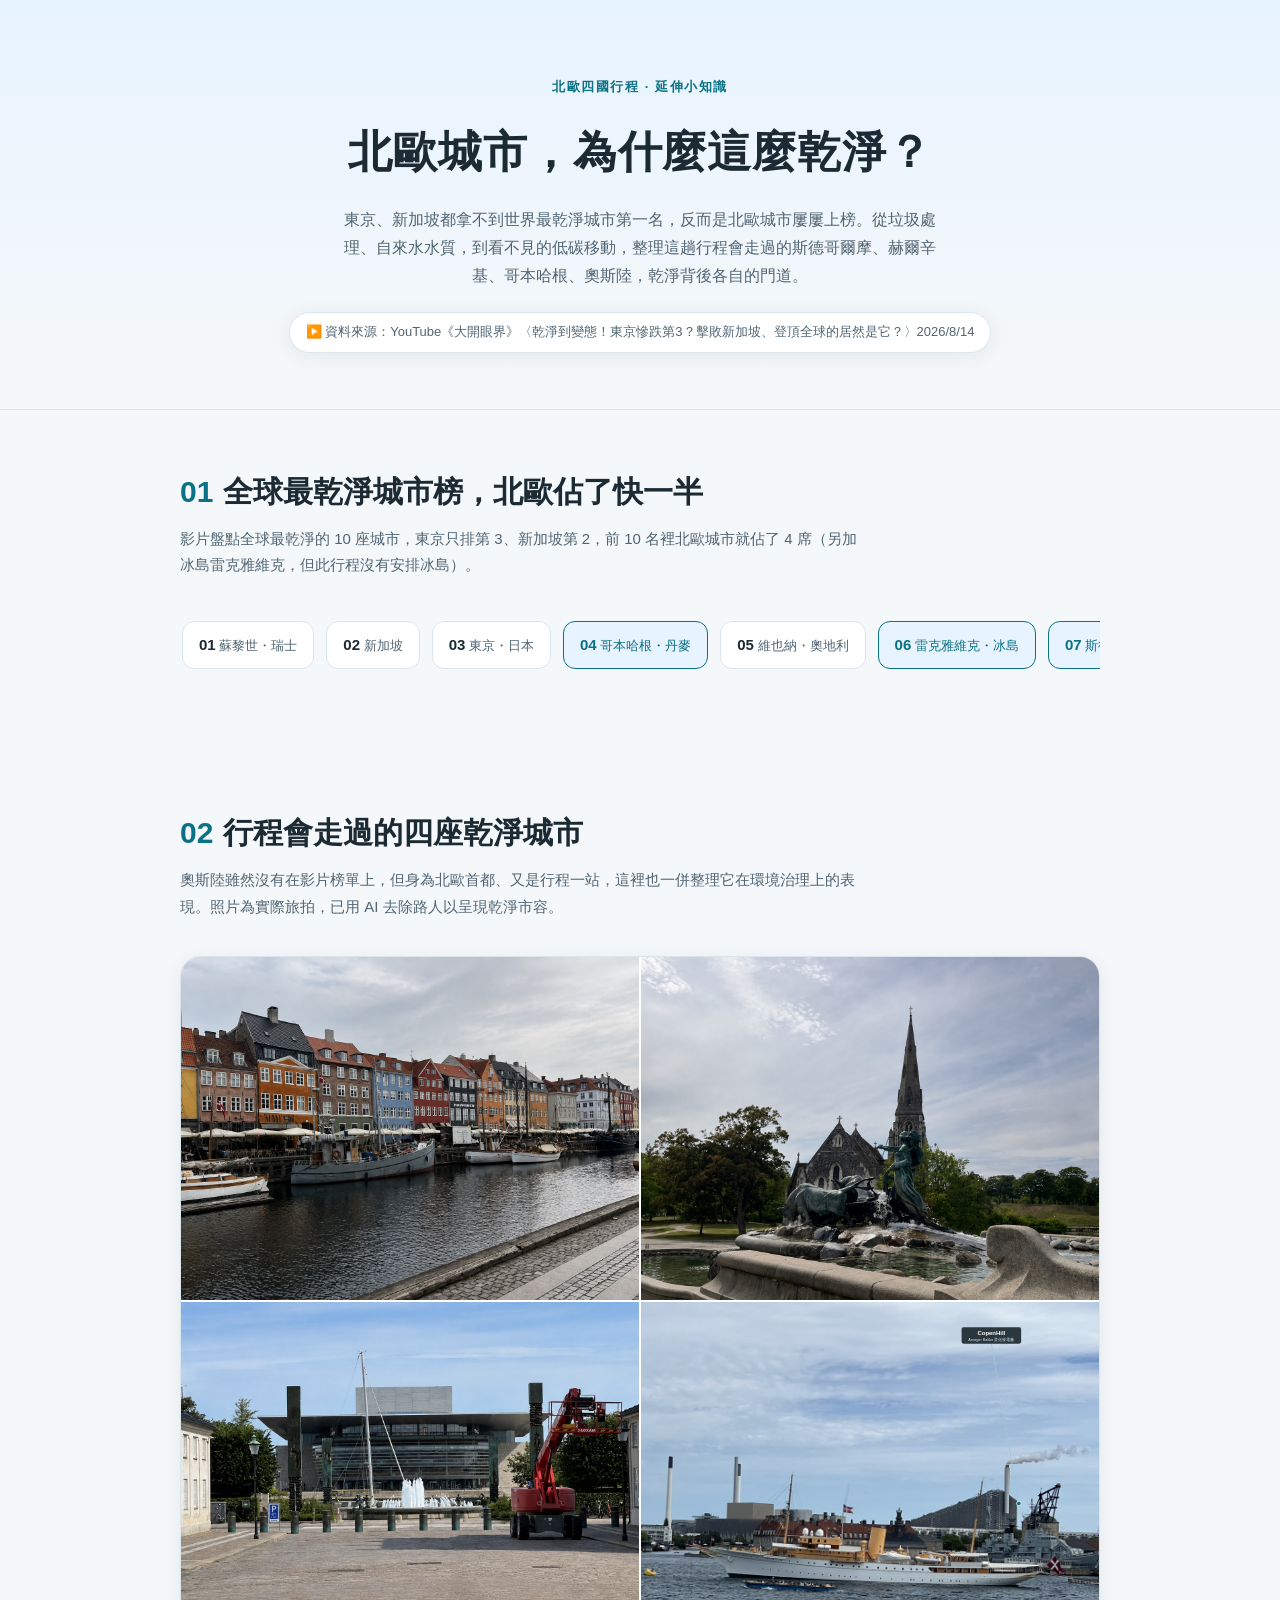
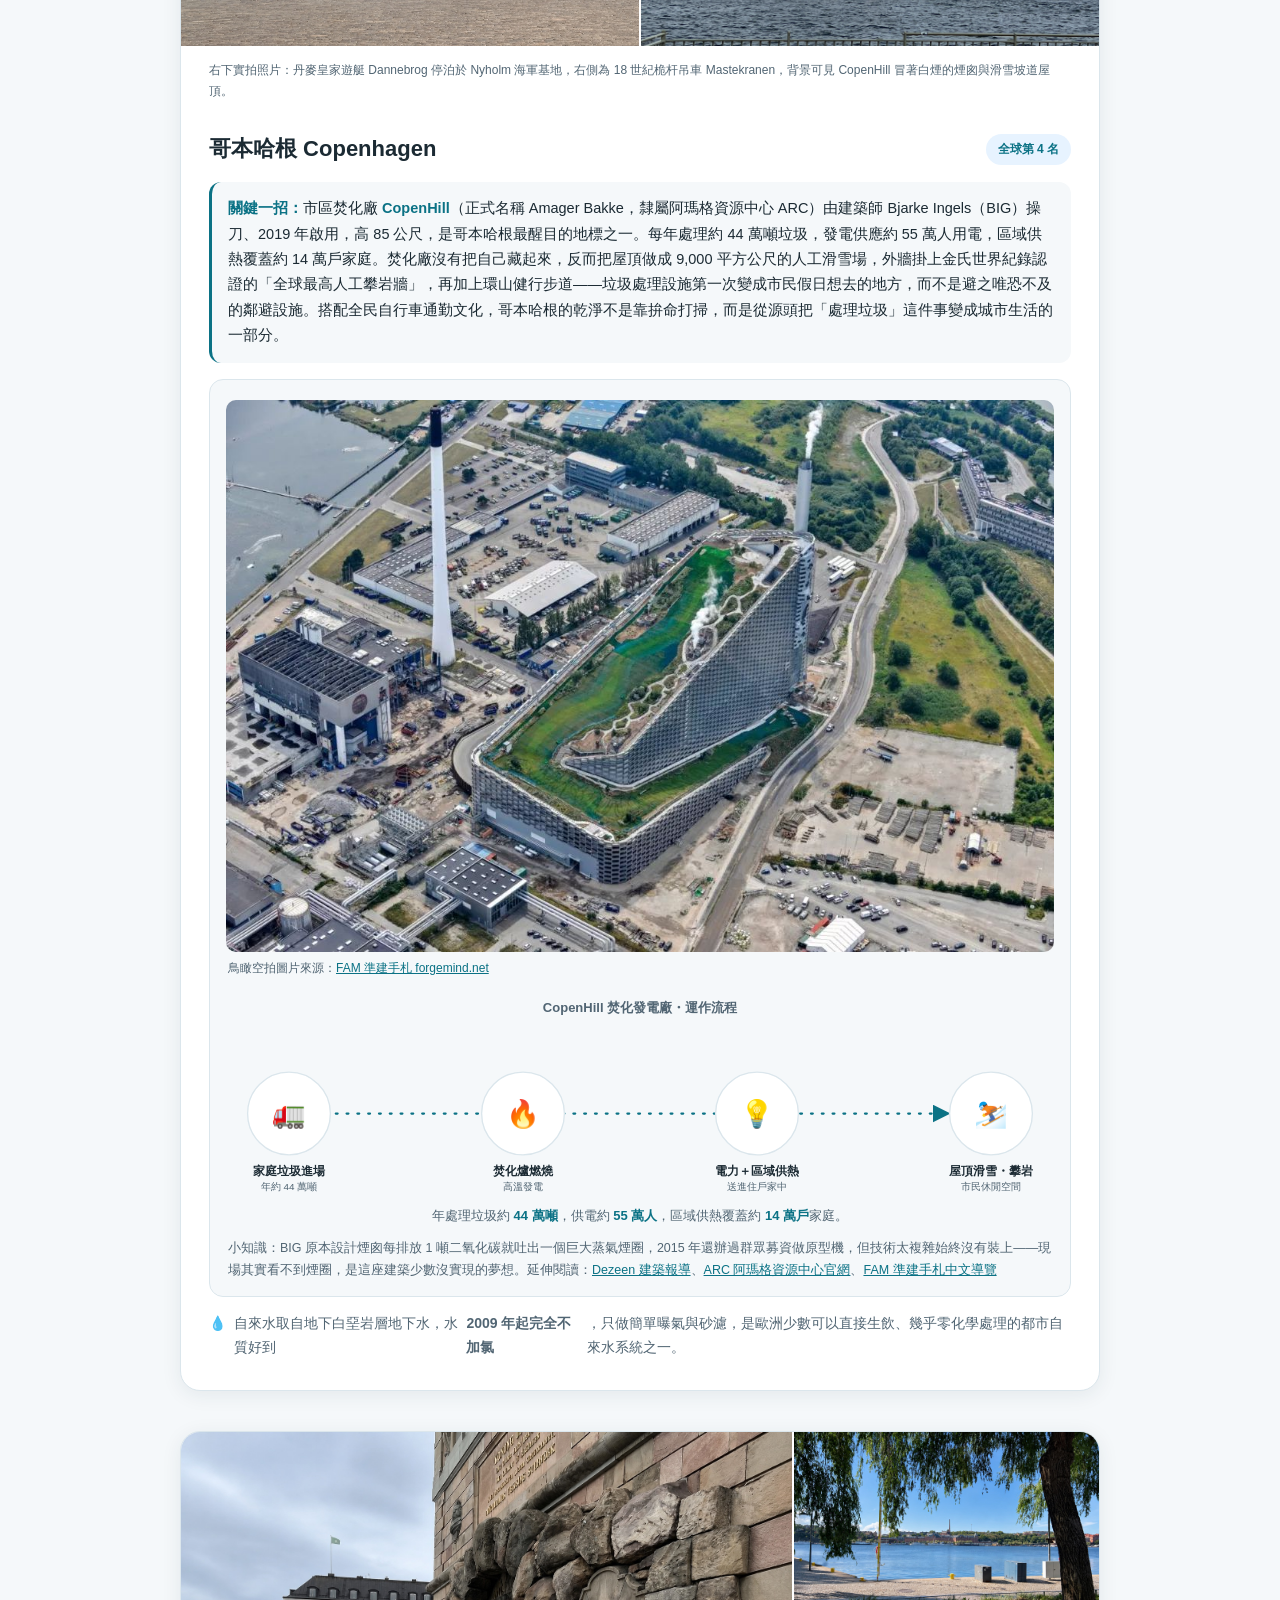
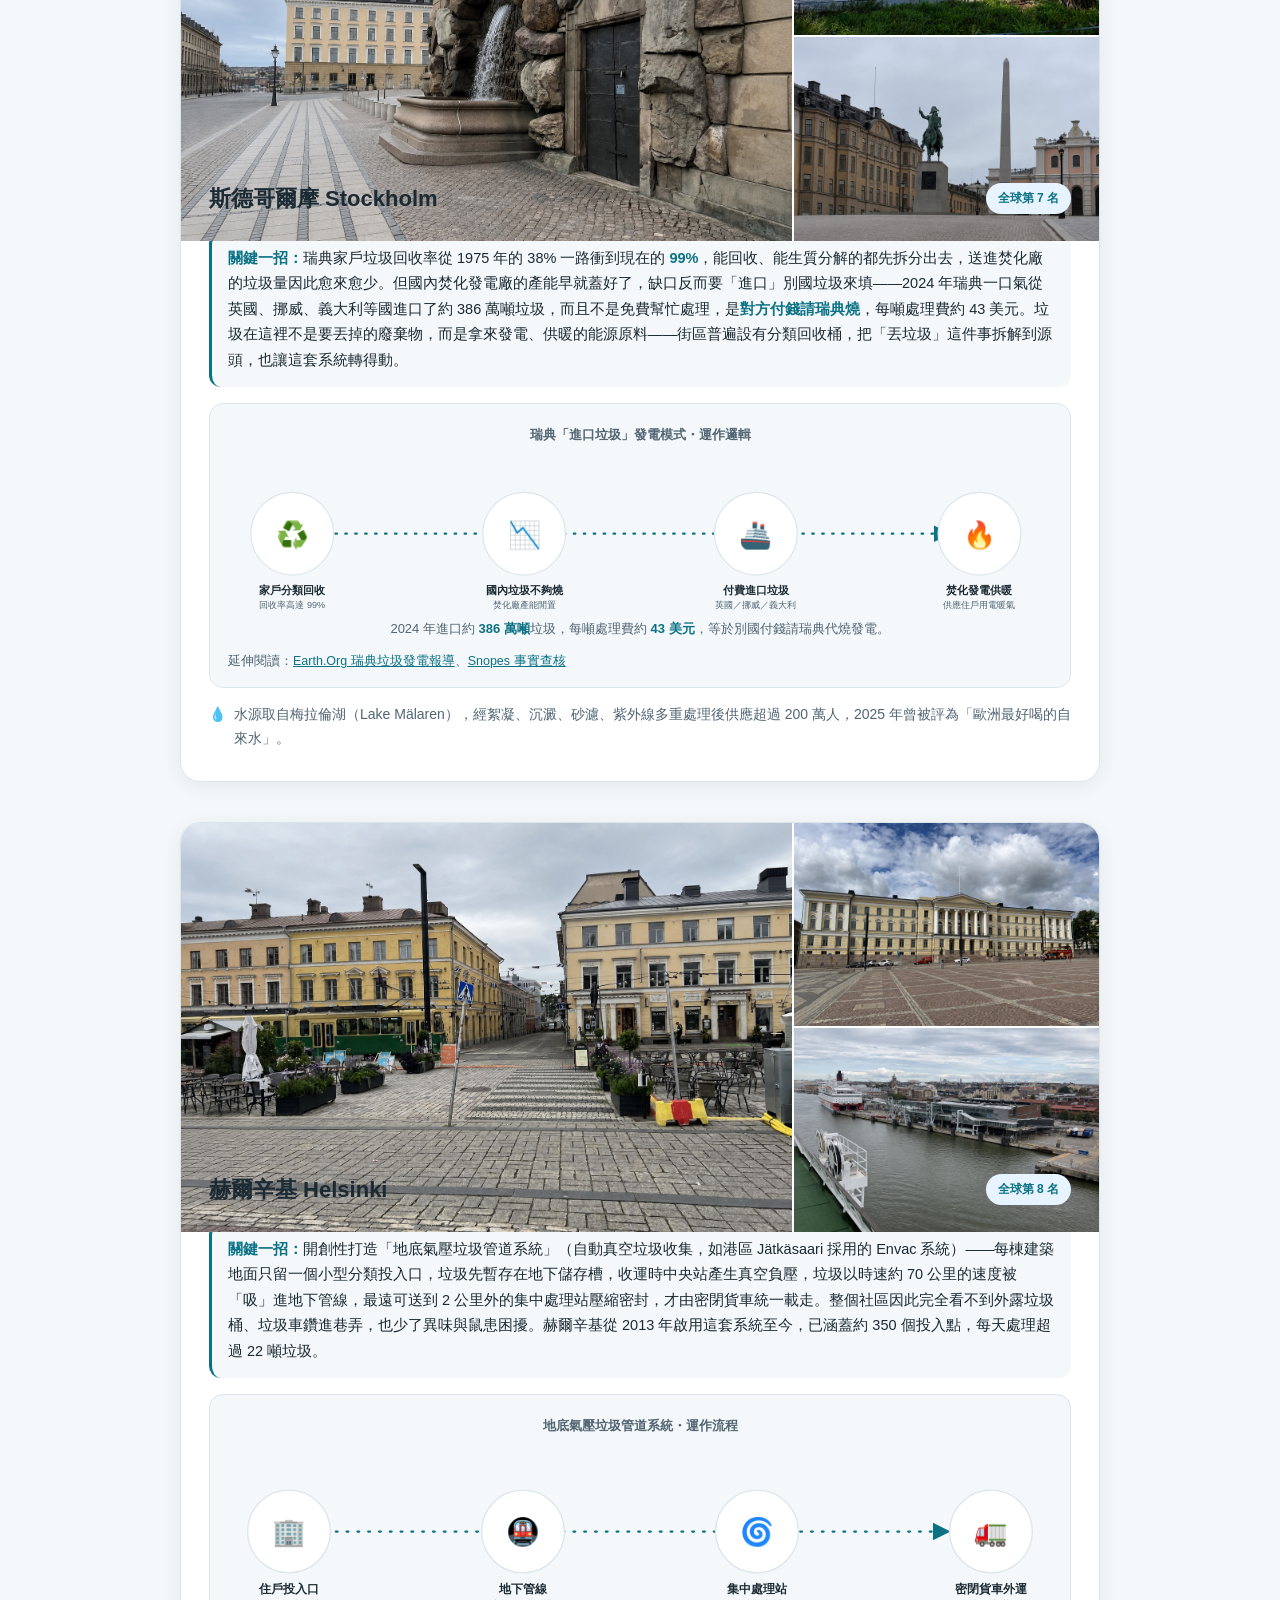
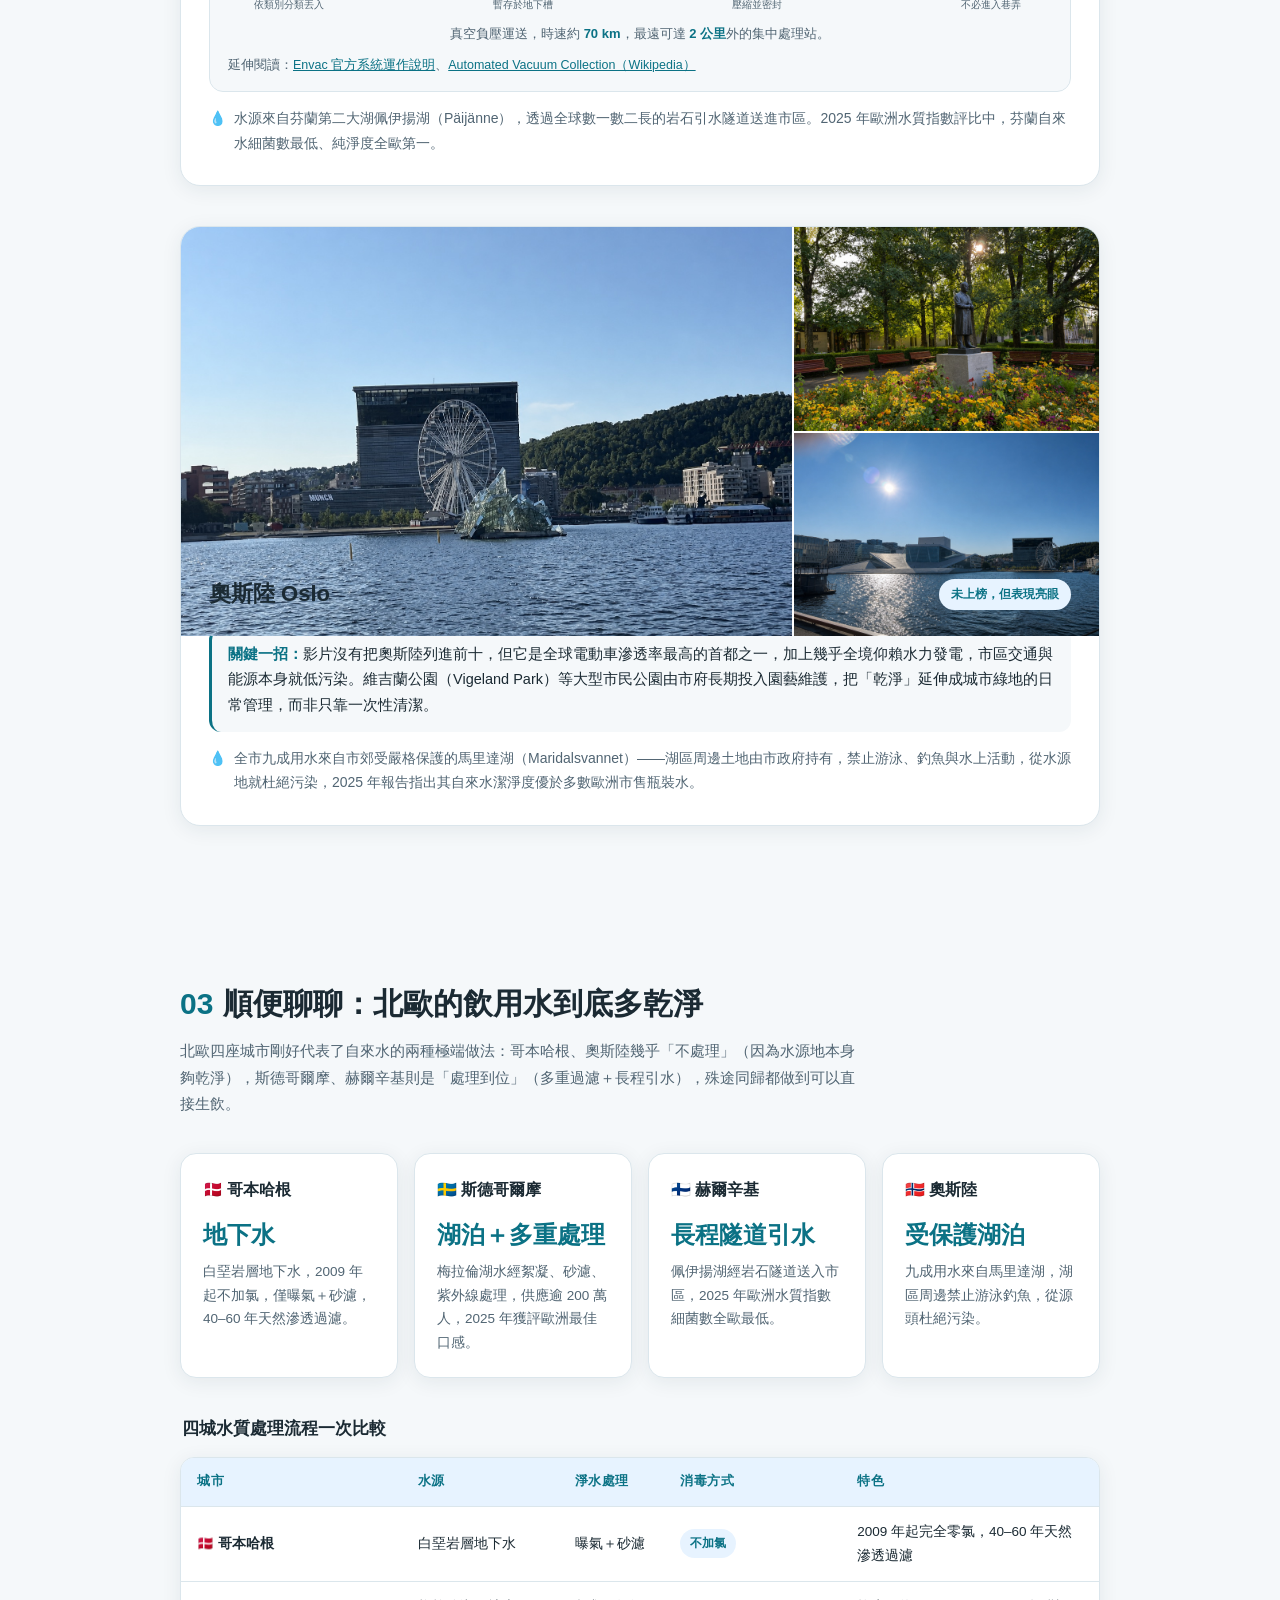
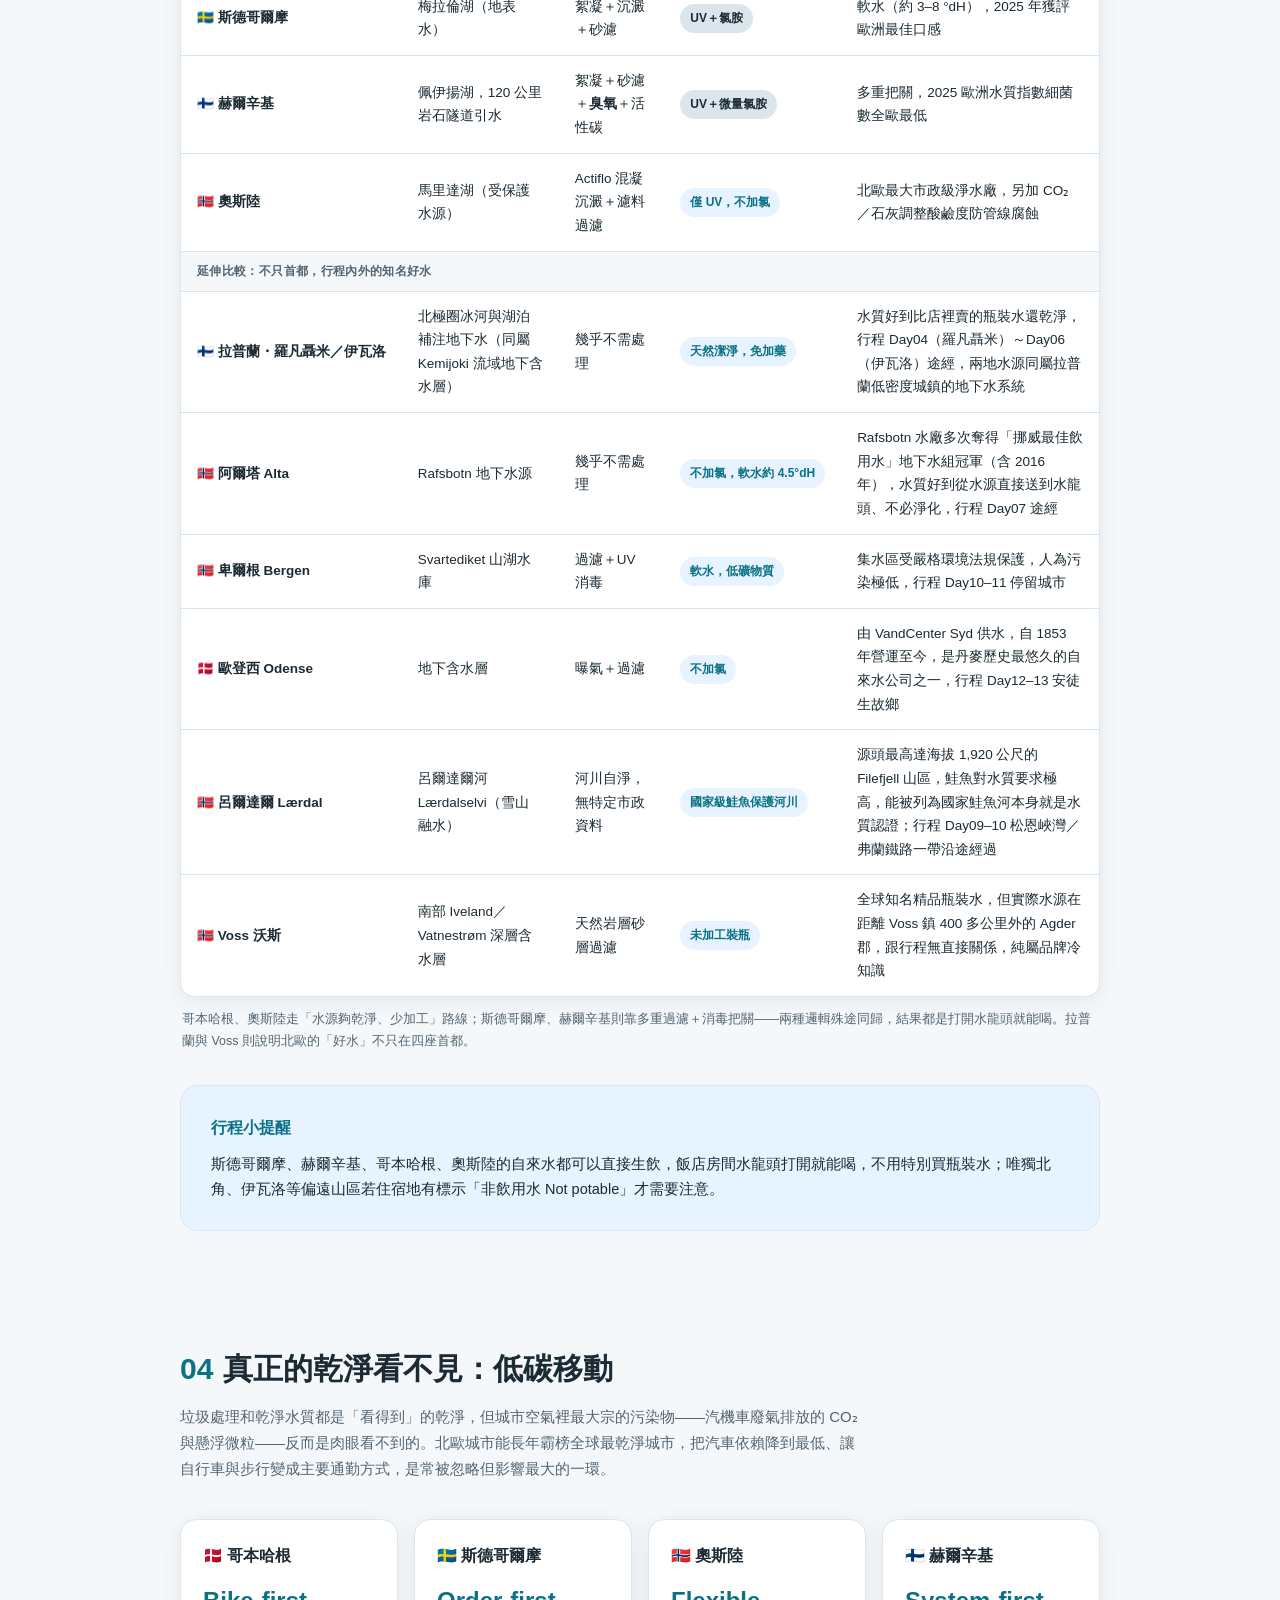
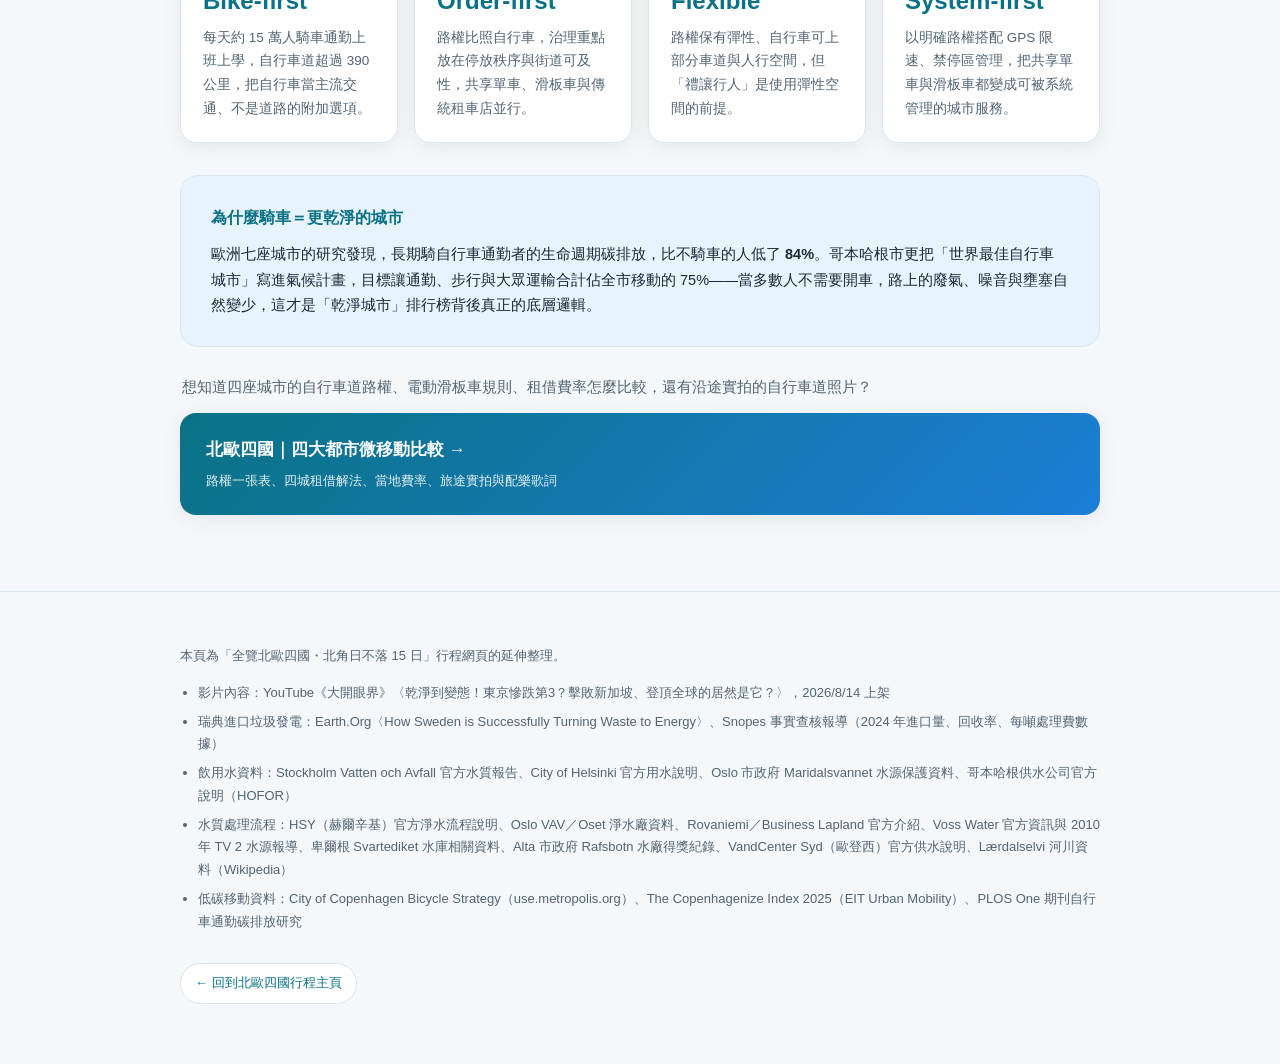
<file: index.html>
<!DOCTYPE html>
<html lang="zh-Hant">
<head>
<meta charset="UTF-8">
<meta name="viewport" content="width=device-width, initial-scale=1.0">
<title>北歐城市為什麼這麼乾淨？</title>
<meta name="description" content="從全球最乾淨城市排行看北歐：斯德哥爾摩、赫爾辛基、哥本哈根、奧斯陸如何維持乾淨市容，以及北歐飲用水水質為何名列世界前茅。">
<style>
  :root{
    --bg:#f5f8fa;
    --bg-card:#ffffff;
    --text:#1b2a33;
    --text-soft:#516573;
    --accent:#1c7ed6;
    --accent-soft:#e7f3ff;
    --line:#dbe6ec;
    --water:#0b7285;
    --shadow:0 4px 20px rgba(20,50,70,0.08);
  }
  @media (prefers-color-scheme: dark){
    :root{
      --bg:#0d1b22;
      --bg-card:#12242d;
      --text:#e8f1f5;
      --text-soft:#9db3bd;
      --accent:#4dabf7;
      --accent-soft:#123544;
      --line:#20404c;
      --water:#3bc9db;
      --shadow:0 4px 24px rgba(0,0,0,0.35);
    }
  }
  :root[data-theme="dark"]{
    --bg:#0d1b22; --bg-card:#12242d; --text:#e8f1f5; --text-soft:#9db3bd;
    --accent:#4dabf7; --accent-soft:#123544; --line:#20404c; --water:#3bc9db;
    --shadow:0 4px 24px rgba(0,0,0,0.35);
  }
  :root[data-theme="light"]{
    --bg:#f5f8fa; --bg-card:#ffffff; --text:#1b2a33; --text-soft:#516573;
    --accent:#1c7ed6; --accent-soft:#e7f3ff; --line:#dbe6ec; --water:#0b7285;
    --shadow:0 4px 20px rgba(20,50,70,0.08);
  }
  *{box-sizing:border-box;}
  body{
    margin:0; background:var(--bg); color:var(--text);
    font-family:"Noto Sans TC","PingFang TC","Microsoft JhengHei",-apple-system,BlinkMacSystemFont,sans-serif;
    line-height:1.75; -webkit-font-smoothing:antialiased;
  }
  .wrap{max-width:960px; margin:0 auto; padding:0 20px;}
  header.hero{
    padding:72px 20px 56px; text-align:center;
    background:linear-gradient(180deg,var(--accent-soft),var(--bg) 90%);
    border-bottom:1px solid var(--line);
  }
  header.hero .eyebrow{
    display:inline-block; font-size:13px; letter-spacing:.12em; color:var(--water);
    text-transform:uppercase; font-weight:700; margin-bottom:14px;
  }
  header.hero h1{
    font-size:clamp(28px,5vw,44px); margin:0 0 16px; letter-spacing:.02em;
  }
  header.hero p.sub{
    max-width:620px; margin:0 auto; color:var(--text-soft); font-size:16px;
  }
  .source-chip{
    display:inline-flex; align-items:center; gap:6px; margin-top:22px; padding:8px 16px;
    background:var(--bg-card); border:1px solid var(--line); border-radius:999px;
    font-size:13px; color:var(--text-soft); box-shadow:var(--shadow);
  }
  section{padding:56px 0;}
  h2.section-title{
    font-size:clamp(22px,3.4vw,30px); margin:0 0 8px; display:flex; align-items:baseline; gap:10px;
  }
  h2.section-title .num{color:var(--water); font-weight:800;}
  p.section-lead{color:var(--text-soft); max-width:680px; margin:0 0 36px; font-size:15px;}

  .ranking-strip{
    display:flex; gap:12px; overflow-x:auto; padding:6px 2px 18px; margin-bottom:8px;
  }
  .rank-pill{
    flex:0 0 auto; padding:10px 16px; border-radius:12px; background:var(--bg-card);
    border:1px solid var(--line); font-size:13px; color:var(--text-soft); white-space:nowrap;
  }
  .rank-pill b{color:var(--text); font-size:15px;}
  .rank-pill.nordic{border-color:var(--water); background:var(--accent-soft); color:var(--water);}
  .rank-pill.nordic b{color:var(--water);}

  .city-card{
    background:var(--bg-card); border:1px solid var(--line); border-radius:20px;
    overflow:hidden; box-shadow:var(--shadow); margin-bottom:40px;
  }
  .city-card .photos{
    display:grid; grid-template-columns:2fr 1fr; grid-template-rows:1fr 1fr; gap:2px;
    height:320px;
  }
  .city-card .photos img{width:100%; height:100%; object-fit:cover; display:block;}
  .city-card .photos img:first-child{grid-row:1/3;}
  .city-card .photos.photos-4{height:auto; grid-template-columns:1fr 1fr; grid-template-rows:auto auto;}
  .city-card .photos.photos-4 img,
  .city-card .photos.photos-4 .photo-cell-annotate{aspect-ratio:4/3; grid-row:auto; height:auto;}
  .photo-cell-annotate{position:relative; display:block; overflow:hidden;}
  .photo-cell-annotate img{width:100%; height:100%; object-fit:cover; display:block;}
  .photo-cell-annotate .annotate-overlay{position:absolute; inset:0; width:100%; height:100%; display:block;}
  .gallery-credit{padding:14px 28px 0; margin:0; font-size:12px; color:var(--text-soft);}
  .city-card .body{padding:28px 28px 30px;}
  .city-card .title-row{
    display:flex; align-items:center; justify-content:space-between; flex-wrap:wrap; gap:10px;
    margin-bottom:6px;
  }
  .city-card h3{margin:0; font-size:22px;}
  .badge{
    font-size:12px; font-weight:700; padding:5px 12px; border-radius:999px;
    background:var(--accent-soft); color:var(--water); white-space:nowrap;
  }
  .city-card .why{
    margin:14px 0 0; padding:14px 16px; border-radius:12px; background:var(--bg);
    border-left:3px solid var(--water); font-size:14.5px; color:var(--text);
  }
  .city-card .why b{color:var(--water);}
  .city-card .water-fact{
    margin-top:14px; font-size:14px; color:var(--text-soft); display:flex; gap:8px;
  }
  .city-card .water-fact .icon{flex:0 0 auto;}

  .water-grid{
    display:grid; grid-template-columns:repeat(auto-fit,minmax(210px,1fr)); gap:16px;
  }
  .water-card{
    background:var(--bg-card); border:1px solid var(--line); border-radius:16px; padding:22px;
    box-shadow:var(--shadow);
  }
  .water-card h4{margin:0 0 10px; font-size:16px; display:flex; align-items:center; gap:8px;}
  .water-card p{margin:0; font-size:13.5px; color:var(--text-soft);}
  .water-card .stat{
    font-size:24px; font-weight:800; color:var(--water); margin:10px 0 4px;
  }

  .table-title{margin:36px 2px 14px; font-size:17px; font-weight:800; color:var(--text);}
  .table-wrap{
    overflow-x:auto; border-radius:14px; border:1px solid var(--line); background:var(--bg-card);
    box-shadow:var(--shadow);
  }
  .water-table{width:100%; border-collapse:collapse; font-size:13.5px; white-space:nowrap;}
  .water-table th, .water-table td{
    padding:13px 16px; text-align:left; border-bottom:1px solid var(--line); white-space:normal;
  }
  .water-table thead th{
    background:var(--accent-soft); color:var(--water); font-size:12.5px;
    text-transform:uppercase; letter-spacing:.04em; white-space:nowrap;
  }
  .water-table tbody th{color:var(--text); font-weight:700; white-space:nowrap;}
  .water-table tbody tr:last-child th, .water-table tbody tr:last-child td{border-bottom:none;}
  .water-table .table-divider td{
    background:var(--bg); color:var(--text-soft); font-size:12px; font-weight:700;
    padding:9px 16px; letter-spacing:.03em;
  }
  .chip{
    display:inline-block; padding:4px 10px; border-radius:999px; font-size:12px; font-weight:700;
    white-space:nowrap;
  }
  .chip-none{background:var(--accent-soft); color:var(--water);}
  .chip-mid{background:var(--line); color:var(--text);}
  .table-footnote{margin:12px 2px 0; font-size:12.5px; color:var(--text-soft);}

  .diagram-card{
    margin-top:16px; padding:20px 16px 14px; border-radius:14px;
    background:var(--bg); border:1px solid var(--line);
  }
  .annotate-overlay{position:absolute; inset:0; width:100%; height:100%;}
  .diagram-title{
    font-size:13px; font-weight:700; color:var(--text-soft); margin-bottom:8px; text-align:center;
  }
  .diagram-card svg{width:100%; height:auto; display:block;}
  .aerial-photo{width:100%; height:auto; display:block; border-radius:10px; margin-bottom:6px;}
  .photo-credit{margin:0 2px 18px; font-size:12px; color:var(--text-soft);}
  .photo-credit a{color:var(--water);}
  .diagram-caption{margin:6px 2px 0; font-size:13px; color:var(--text-soft); text-align:center;}
  .diagram-caption b{color:var(--water);}
  .diagram-src{margin:10px 2px 0; font-size:12.5px; color:var(--text-soft);}
  .diagram-src a{color:var(--water);}

  .callout{
    background:var(--accent-soft); border-radius:18px; padding:28px 30px; margin-top:32px;
    border:1px solid var(--line);
  }
  .callout h4{margin:0 0 10px; color:var(--water);}
  .callout p{margin:0; font-size:14.5px; color:var(--text);}

  .mobility-cta-lead{margin:28px 2px 12px; font-size:14.5px; color:var(--text-soft);}
  .mobility-cta{
    display:flex; flex-direction:column; gap:6px; padding:22px 26px; border-radius:16px;
    background:linear-gradient(135deg,var(--water),var(--accent)); color:#ffffff;
    text-decoration:none; box-shadow:var(--shadow); transition:transform .15s ease;
  }
  .mobility-cta:hover{transform:translateY(-2px);}
  .mobility-cta-title{font-size:17px; font-weight:800;}
  .mobility-cta-sub{font-size:13px; opacity:.9;}

  footer{
    padding:40px 20px 60px; border-top:1px solid var(--line); margin-top:20px;
  }
  footer .wrap{font-size:13px; color:var(--text-soft);}
  footer a{color:var(--water);}
  .src-list{margin:14px 0 0; padding-left:18px;}
  .src-list li{margin-bottom:6px;}

  .backlink{
    display:inline-flex; align-items:center; gap:6px; margin-top:24px; font-size:13px;
    color:var(--water); text-decoration:none; border:1px solid var(--line); padding:8px 14px;
    border-radius:999px; background:var(--bg-card);
  }

  @media (max-width:640px){
    .city-card .photos{grid-template-columns:1fr 1fr; height:220px;}
  }
</style>
</head>
<body>

<header class="hero">
  <div class="wrap">
    <span class="eyebrow">北歐四國行程 · 延伸小知識</span>
    <h1>北歐城市，為什麼這麼乾淨？</h1>
    <p class="sub">東京、新加坡都拿不到世界最乾淨城市第一名，反而是北歐城市屢屢上榜。從垃圾處理、自來水水質，到看不見的低碳移動，整理這趟行程會走過的斯德哥爾摩、赫爾辛基、哥本哈根、奧斯陸，乾淨背後各自的門道。</p>
    <div class="source-chip">▶️ 資料來源：YouTube《大開眼界》〈乾淨到變態！東京慘跌第3？擊敗新加坡、登頂全球的居然是它？〉2026/8/14</div>
  </div>
</header>

<section>
  <div class="wrap">
    <h2 class="section-title"><span class="num">01</span> 全球最乾淨城市榜，北歐佔了快一半</h2>
    <p class="section-lead">影片盤點全球最乾淨的 10 座城市，東京只排第 3、新加坡第 2，前 10 名裡北歐城市就佔了 4 席（另加冰島雷克雅維克，但此行程沒有安排冰島）。</p>
    <div class="ranking-strip">
      <div class="rank-pill"><b>01</b> 蘇黎世・瑞士</div>
      <div class="rank-pill"><b>02</b> 新加坡</div>
      <div class="rank-pill"><b>03</b> 東京・日本</div>
      <div class="rank-pill nordic"><b>04</b> 哥本哈根・丹麥</div>
      <div class="rank-pill"><b>05</b> 維也納・奧地利</div>
      <div class="rank-pill nordic"><b>06</b> 雷克雅維克・冰島</div>
      <div class="rank-pill nordic"><b>07</b> 斯德哥爾摩・瑞典</div>
      <div class="rank-pill nordic"><b>08</b> 赫爾辛基・芬蘭</div>
      <div class="rank-pill"><b>09</b> 盧森堡市</div>
      <div class="rank-pill"><b>10</b> 慕尼黑・德國</div>
    </div>
  </div>
</section>

<section>
  <div class="wrap">
    <h2 class="section-title"><span class="num">02</span> 行程會走過的四座乾淨城市</h2>
    <p class="section-lead">奧斯陸雖然沒有在影片榜單上，但身為北歐首都、又是行程一站，這裡也一併整理它在環境治理上的表現。照片為實際旅拍，已用 AI 去除路人以呈現乾淨市容。</p>

    <div class="city-card">
      <div class="photos photos-4">
        <img src="images/copenhagen-1.jpg" alt="哥本哈根新港運河屋">
        <img src="images/copenhagen-2.jpg" alt="哥本哈根 Gefion 噴泉">
        <img src="images/copenhagen-3.jpg" alt="哥本哈根歌劇院廣場">
        <div class="photo-cell-annotate">
          <img src="images/copenhagen-dannebrog-copenhill.jpg" alt="丹麥皇家遊艇 Dannebrog 停泊於 Nyholm，背景可見 CopenHill 焚化發電廠冒著白煙">
          <svg class="annotate-overlay" viewBox="0 0 1000 750" preserveAspectRatio="none" role="img" aria-label="標示出 CopenHill 焚化發電廠在畫面中的位置">
            <line x1="765" y1="90" x2="825" y2="440" stroke="#ffffff" stroke-width="1.5" stroke-linecap="round"/>
            <line x1="765" y1="90" x2="825" y2="440" stroke="var(--water)" stroke-width="0.75" stroke-linecap="round"/>
            <circle cx="825" cy="440" r="5" fill="var(--water)" stroke="#ffffff" stroke-width="1.5"/>
            <g>
              <rect x="700" y="55" width="130" height="36" rx="4" fill="rgba(10,20,25,0.82)"/>
              <text x="765" y="72" text-anchor="middle" font-size="13" fill="#ffffff" font-weight="700">CopenHill</text>
              <text x="765" y="85" text-anchor="middle" font-size="8.4" fill="#cfe8f2">Amager Bakke 焚化發電廠</text>
            </g>
          </svg>
        </div>
      </div>
      <p class="gallery-credit">右下實拍照片：丹麥皇家遊艇 Dannebrog 停泊於 Nyholm 海軍基地，右側為 18 世紀桅杆吊車 Mastekranen，背景可見 CopenHill 冒著白煙的煙囪與滑雪坡道屋頂。</p>

      <div class="body">
        <div class="title-row">
          <h3>哥本哈根 Copenhagen</h3>
          <span class="badge">全球第 4 名</span>
        </div>
        <div class="why"><b>關鍵一招：</b>市區焚化廠 <b>CopenHill</b>（正式名稱 Amager Bakke，隸屬阿瑪格資源中心 ARC）由建築師 Bjarke Ingels（BIG）操刀、2019 年啟用，高 85 公尺，是哥本哈根最醒目的地標之一。每年處理約 44 萬噸垃圾，發電供應約 55 萬人用電，區域供熱覆蓋約 14 萬戶家庭。焚化廠沒有把自己藏起來，反而把屋頂做成 9,000 平方公尺的人工滑雪場，外牆掛上金氏世界紀錄認證的「全球最高人工攀岩牆」，再加上環山健行步道——垃圾處理設施第一次變成市民假日想去的地方，而不是避之唯恐不及的鄰避設施。搭配全民自行車通勤文化，哥本哈根的乾淨不是靠拚命打掃，而是從源頭把「處理垃圾」這件事變成城市生活的一部分。</div>

        <div class="diagram-card">
          <img class="aerial-photo" src="images/copenhill-aerial.jpg" alt="哥本哈根 CopenHill 焚化發電廠鳥瞰，可見綠色人工滑雪坡道、健行步道與冒著白煙的煙囪">
          <p class="photo-credit">鳥瞰空拍圖片來源：<a href="https://forgemind.net/media/copenhagen-%E5%93%A5%E6%9C%AC%E5%93%88%E6%A0%B9copenhill-%E6%96%B0%E5%9E%8B%E5%9E%83%E5%9C%BE%E7%84%9A%E7%87%92%E7%99%BC%E9%9B%BB%E5%BB%A0-%E6%BB%91%E9%9B%AA%E5%A0%B4-big/" target="_blank" rel="noopener">FAM 準建手札 forgemind.net</a></p>
          <div class="diagram-title">CopenHill 焚化發電廠・運作流程</div>
          <svg viewBox="0 0 920 190" xmlns="http://www.w3.org/2000/svg" role="img" aria-label="哥本哈根 CopenHill 焚化發電廠運作示意圖：家庭垃圾進場、焚化燃燒發電、電力與區域供熱送住戶、屋頂滑雪攀岩市民休閒">
            <defs>
              <marker id="arrowhead2" markerWidth="8" markerHeight="8" refX="6" refY="4" orient="auto">
                <path d="M0,0 L8,4 L0,8 Z" fill="var(--water)"/>
              </marker>
            </defs>
            <line x1="110" y1="95" x2="800" y2="95" stroke="var(--water)" stroke-width="2.5" stroke-dasharray="2 10" stroke-linecap="round" marker-end="url(#arrowhead2)"/>

            <g>
              <circle cx="70" cy="95" r="46" fill="var(--bg-card)" stroke="var(--line)" stroke-width="1.5"/>
              <text x="70" y="105" text-anchor="middle" font-size="30">🚛</text>
              <text x="70" y="163" text-anchor="middle" font-size="13" fill="var(--text)" font-weight="700">家庭垃圾進場</text>
              <text x="70" y="180" text-anchor="middle" font-size="11" fill="var(--text-soft)">年約 44 萬噸</text>
            </g>

            <g>
              <circle cx="330" cy="95" r="46" fill="var(--bg-card)" stroke="var(--line)" stroke-width="1.5"/>
              <text x="330" y="105" text-anchor="middle" font-size="30">🔥</text>
              <text x="330" y="163" text-anchor="middle" font-size="13" fill="var(--text)" font-weight="700">焚化爐燃燒</text>
              <text x="330" y="180" text-anchor="middle" font-size="11" fill="var(--text-soft)">高溫發電</text>
            </g>

            <g>
              <circle cx="590" cy="95" r="46" fill="var(--bg-card)" stroke="var(--line)" stroke-width="1.5"/>
              <text x="590" y="105" text-anchor="middle" font-size="30">💡</text>
              <text x="590" y="163" text-anchor="middle" font-size="13" fill="var(--text)" font-weight="700">電力＋區域供熱</text>
              <text x="590" y="180" text-anchor="middle" font-size="11" fill="var(--text-soft)">送進住戶家中</text>
            </g>

            <g>
              <circle cx="850" cy="95" r="46" fill="var(--bg-card)" stroke="var(--line)" stroke-width="1.5"/>
              <text x="850" y="105" text-anchor="middle" font-size="30">⛷️</text>
              <text x="850" y="163" text-anchor="middle" font-size="13" fill="var(--text)" font-weight="700">屋頂滑雪・攀岩</text>
              <text x="850" y="180" text-anchor="middle" font-size="11" fill="var(--text-soft)">市民休閒空間</text>
            </g>
          </svg>
          <p class="diagram-caption">年處理垃圾約 <b>44 萬噸</b>，供電約 <b>55 萬人</b>，區域供熱覆蓋約 <b>14 萬戶</b>家庭。</p>
          <p class="diagram-src">小知識：BIG 原本設計煙囪每排放 1 噸二氧化碳就吐出一個巨大蒸氣煙圈，2015 年還辦過群眾募資做原型機，但技術太複雜始終沒有裝上——現場其實看不到煙圈，是這座建築少數沒實現的夢想。延伸閱讀：<a href="https://www.dezeen.com/2019/10/08/big-copenhill-power-plant-ski-slope-copenhagen/" target="_blank" rel="noopener">Dezeen 建築報導</a>、<a href="https://www.a-r-c.dk/en/" target="_blank" rel="noopener">ARC 阿瑪格資源中心官網</a>、<a href="https://forgemind.net/media/copenhagen-%E5%93%A5%E6%9C%AC%E5%93%88%E6%A0%B9copenhill-%E6%96%B0%E5%9E%8B%E5%9E%83%E5%9C%BE%E7%84%9A%E7%87%92%E7%99%BC%E9%9B%BB%E5%BB%A0-%E6%BB%91%E9%9B%AA%E5%A0%B4-big/" target="_blank" rel="noopener">FAM 準建手札中文導覽</a></p>
        </div>

        <div class="water-fact"><span class="icon">💧</span> 自來水取自地下白堊岩層地下水，水質好到<b>2009 年起完全不加氯</b>，只做簡單曝氣與砂濾，是歐洲少數可以直接生飲、幾乎零化學處理的都市自來水系統之一。</div>
      </div>
    </div>

    <div class="city-card">
      <div class="photos">
        <img src="images/stockholm-1.jpg" alt="斯德哥爾摩老城區噴泉">
        <img src="images/stockholm-2.jpg" alt="斯德哥爾摩市政廳湖畔">
        <img src="images/stockholm-3.jpg" alt="斯德哥爾摩古斯塔夫三世廣場">
      </div>
      <div class="body">
        <div class="title-row">
          <h3>斯德哥爾摩 Stockholm</h3>
          <span class="badge">全球第 7 名</span>
        </div>
        <div class="why"><b>關鍵一招：</b>瑞典家戶垃圾回收率從 1975 年的 38% 一路衝到現在的 <b>99%</b>，能回收、能生質分解的都先拆分出去，送進焚化廠的垃圾量因此愈來愈少。但國內焚化發電廠的產能早就蓋好了，缺口反而要「進口」別國垃圾來填——2024 年瑞典一口氣從英國、挪威、義大利等國進口了約 386 萬噸垃圾，而且不是免費幫忙處理，是<b>對方付錢請瑞典燒</b>，每噸處理費約 43 美元。垃圾在這裡不是要丟掉的廢棄物，而是拿來發電、供暖的能源原料——街區普遍設有分類回收桶，把「丟垃圾」這件事拆解到源頭，也讓這套系統轉得動。</div>

        <div class="diagram-card">
          <div class="diagram-title">瑞典「進口垃圾」發電模式・運作邏輯</div>
          <svg viewBox="0 0 1000 190" xmlns="http://www.w3.org/2000/svg" role="img" aria-label="瑞典進口垃圾發電運作示意圖：家戶分類回收、國內垃圾不夠燒、付費進口他國垃圾、焚化發電供應住戶">
            <defs>
              <marker id="arrowhead3" markerWidth="8" markerHeight="8" refX="6" refY="4" orient="auto">
                <path d="M0,0 L8,4 L0,8 Z" fill="var(--water)"/>
              </marker>
            </defs>
            <line x1="120" y1="95" x2="870" y2="95" stroke="var(--water)" stroke-width="2.5" stroke-dasharray="2 10" stroke-linecap="round" marker-end="url(#arrowhead3)"/>

            <g>
              <circle cx="80" cy="95" r="50" fill="var(--bg-card)" stroke="var(--line)" stroke-width="1.5"/>
              <text x="80" y="107" text-anchor="middle" font-size="32">♻️</text>
              <text x="80" y="168" text-anchor="middle" font-size="13" fill="var(--text)" font-weight="700">家戶分類回收</text>
              <text x="80" y="185" text-anchor="middle" font-size="11" fill="var(--text-soft)">回收率高達 99%</text>
            </g>

            <g>
              <circle cx="360" cy="95" r="50" fill="var(--bg-card)" stroke="var(--line)" stroke-width="1.5"/>
              <text x="360" y="107" text-anchor="middle" font-size="32">📉</text>
              <text x="360" y="168" text-anchor="middle" font-size="13" fill="var(--text)" font-weight="700">國內垃圾不夠燒</text>
              <text x="360" y="185" text-anchor="middle" font-size="11" fill="var(--text-soft)">焚化廠產能閒置</text>
            </g>

            <g>
              <circle cx="640" cy="95" r="50" fill="var(--bg-card)" stroke="var(--line)" stroke-width="1.5"/>
              <text x="640" y="107" text-anchor="middle" font-size="32">🚢</text>
              <text x="640" y="168" text-anchor="middle" font-size="13" fill="var(--text)" font-weight="700">付費進口垃圾</text>
              <text x="640" y="185" text-anchor="middle" font-size="11" fill="var(--text-soft)">英國／挪威／義大利</text>
            </g>

            <g>
              <circle cx="910" cy="95" r="50" fill="var(--bg-card)" stroke="var(--line)" stroke-width="1.5"/>
              <text x="910" y="107" text-anchor="middle" font-size="32">🔥</text>
              <text x="910" y="168" text-anchor="middle" font-size="13" fill="var(--text)" font-weight="700">焚化發電供暖</text>
              <text x="910" y="185" text-anchor="middle" font-size="11" fill="var(--text-soft)">供應住戶用電暖氣</text>
            </g>
          </svg>
          <p class="diagram-caption">2024 年進口約 <b>386 萬噸</b>垃圾，每噸處理費約 <b>43 美元</b>，等於別國付錢請瑞典代燒發電。</p>
          <p class="diagram-src">延伸閱讀：<a href="https://earth.org/sweden-waste-to-energy/" target="_blank" rel="noopener">Earth.Org 瑞典垃圾發電報導</a>、<a href="https://www.snopes.com/fact-check/sweden-import-trash/" target="_blank" rel="noopener">Snopes 事實查核</a></p>
        </div>

        <div class="water-fact"><span class="icon">💧</span> 水源取自梅拉倫湖（Lake Mälaren），經絮凝、沉澱、砂濾、紫外線多重處理後供應超過 200 萬人，2025 年曾被評為「歐洲最好喝的自來水」。</div>
      </div>
    </div>

    <div class="city-card">
      <div class="photos">
        <img src="images/helsinki-1.jpg" alt="赫爾辛基元老院廣場電車">
        <img src="images/helsinki-2.jpg" alt="赫爾辛基政府大樓">
        <img src="images/helsinki-3.jpg" alt="赫爾辛基港口天際線">
      </div>
      <div class="body">
        <div class="title-row">
          <h3>赫爾辛基 Helsinki</h3>
          <span class="badge">全球第 8 名</span>
        </div>
        <div class="why"><b>關鍵一招：</b>開創性打造「地底氣壓垃圾管道系統」（自動真空垃圾收集，如港區 Jätkäsaari 採用的 Envac 系統）——每棟建築地面只留一個小型分類投入口，垃圾先暫存在地下儲存槽，收運時中央站產生真空負壓，垃圾以時速約 70 公里的速度被「吸」進地下管線，最遠可送到 2 公里外的集中處理站壓縮密封，才由密閉貨車統一載走。整個社區因此完全看不到外露垃圾桶、垃圾車鑽進巷弄，也少了異味與鼠患困擾。赫爾辛基從 2013 年啟用這套系統至今，已涵蓋約 350 個投入點，每天處理超過 22 噸垃圾。</div>

        <div class="diagram-card">
          <div class="diagram-title">地底氣壓垃圾管道系統・運作流程</div>
          <svg viewBox="0 0 920 190" xmlns="http://www.w3.org/2000/svg" role="img" aria-label="赫爾辛基地底氣壓垃圾管道系統運作示意圖：住戶投入口、地下真空管線、集中處理站、密閉貨車外運">
            <defs>
              <marker id="arrowhead" markerWidth="8" markerHeight="8" refX="6" refY="4" orient="auto">
                <path d="M0,0 L8,4 L0,8 Z" fill="var(--water)"/>
              </marker>
            </defs>
            <line x1="110" y1="95" x2="800" y2="95" stroke="var(--water)" stroke-width="2.5" stroke-dasharray="2 10" stroke-linecap="round" marker-end="url(#arrowhead)"/>

            <g>
              <circle cx="70" cy="95" r="46" fill="var(--bg-card)" stroke="var(--line)" stroke-width="1.5"/>
              <text x="70" y="105" text-anchor="middle" font-size="30">🏢</text>
              <text x="70" y="163" text-anchor="middle" font-size="13" fill="var(--text)" font-weight="700">住戶投入口</text>
              <text x="70" y="180" text-anchor="middle" font-size="11" fill="var(--text-soft)">依類別分類丟入</text>
            </g>

            <g>
              <circle cx="330" cy="95" r="46" fill="var(--bg-card)" stroke="var(--line)" stroke-width="1.5"/>
              <text x="330" y="105" text-anchor="middle" font-size="30">🚇</text>
              <text x="330" y="163" text-anchor="middle" font-size="13" fill="var(--text)" font-weight="700">地下管線</text>
              <text x="330" y="180" text-anchor="middle" font-size="11" fill="var(--text-soft)">暫存於地下槽</text>
            </g>

            <g>
              <circle cx="590" cy="95" r="46" fill="var(--bg-card)" stroke="var(--line)" stroke-width="1.5"/>
              <text x="590" y="105" text-anchor="middle" font-size="30">🌀</text>
              <text x="590" y="163" text-anchor="middle" font-size="13" fill="var(--text)" font-weight="700">集中處理站</text>
              <text x="590" y="180" text-anchor="middle" font-size="11" fill="var(--text-soft)">壓縮並密封</text>
            </g>

            <g>
              <circle cx="850" cy="95" r="46" fill="var(--bg-card)" stroke="var(--line)" stroke-width="1.5"/>
              <text x="850" y="105" text-anchor="middle" font-size="30">🚛</text>
              <text x="850" y="163" text-anchor="middle" font-size="13" fill="var(--text)" font-weight="700">密閉貨車外運</text>
              <text x="850" y="180" text-anchor="middle" font-size="11" fill="var(--text-soft)">不必進入巷弄</text>
            </g>
          </svg>
          <p class="diagram-caption">真空負壓運送，時速約 <b>70 km</b>，最遠可達 <b>2 公里</b>外的集中處理站。</p>
          <p class="diagram-src">延伸閱讀：<a href="https://www.envacgroup.com/insights/step-by-step-guide-to-pneumatic-waste-collection-system/" target="_blank" rel="noopener">Envac 官方系統運作說明</a>、<a href="https://en.wikipedia.org/wiki/Automated_vacuum_collection" target="_blank" rel="noopener">Automated Vacuum Collection（Wikipedia）</a></p>
        </div>

        <div class="water-fact"><span class="icon">💧</span> 水源來自芬蘭第二大湖佩伊揚湖（Päijänne），透過全球數一數二長的岩石引水隧道送進市區。2025 年歐洲水質指數評比中，芬蘭自來水細菌數最低、純淨度全歐第一。</div>
      </div>
    </div>

    <div class="city-card">
      <div class="photos">
        <img src="images/oslo-1.jpg" alt="奧斯陸港灣與歌劇院">
        <img src="images/oslo-2.jpg" alt="奧斯陸維吉蘭公園">
        <img src="images/oslo-3.jpg" alt="奧斯陸歌劇院白色屋頂">
      </div>
      <div class="body">
        <div class="title-row">
          <h3>奧斯陸 Oslo</h3>
          <span class="badge">未上榜，但表現亮眼</span>
        </div>
        <div class="why"><b>關鍵一招：</b>影片沒有把奧斯陸列進前十，但它是全球電動車滲透率最高的首都之一，加上幾乎全境仰賴水力發電，市區交通與能源本身就低污染。維吉蘭公園（Vigeland Park）等大型市民公園由市府長期投入園藝維護，把「乾淨」延伸成城市綠地的日常管理，而非只靠一次性清潔。</div>
        <div class="water-fact"><span class="icon">💧</span> 全市九成用水來自市郊受嚴格保護的馬里達湖（Maridalsvannet）——湖區周邊土地由市政府持有，禁止游泳、釣魚與水上活動，從水源地就杜絕污染，2025 年報告指出其自來水潔淨度優於多數歐洲市售瓶裝水。</div>
      </div>
    </div>
  </div>
</section>

<section>
  <div class="wrap">
    <h2 class="section-title"><span class="num">03</span> 順便聊聊：北歐的飲用水到底多乾淨</h2>
    <p class="section-lead">北歐四座城市剛好代表了自來水的兩種極端做法：哥本哈根、奧斯陸幾乎「不處理」（因為水源地本身夠乾淨），斯德哥爾摩、赫爾辛基則是「處理到位」（多重過濾＋長程引水），殊途同歸都做到可以直接生飲。</p>
    <div class="water-grid">
      <div class="water-card">
        <h4>🇩🇰 哥本哈根</h4>
        <div class="stat">地下水</div>
        <p>白堊岩層地下水，2009 年起不加氯，僅曝氣＋砂濾，40–60 年天然滲透過濾。</p>
      </div>
      <div class="water-card">
        <h4>🇸🇪 斯德哥爾摩</h4>
        <div class="stat">湖泊＋多重處理</div>
        <p>梅拉倫湖水經絮凝、砂濾、紫外線處理，供應逾 200 萬人，2025 年獲評歐洲最佳口感。</p>
      </div>
      <div class="water-card">
        <h4>🇫🇮 赫爾辛基</h4>
        <div class="stat">長程隧道引水</div>
        <p>佩伊揚湖經岩石隧道送入市區，2025 年歐洲水質指數細菌數全歐最低。</p>
      </div>
      <div class="water-card">
        <h4>🇳🇴 奧斯陸</h4>
        <div class="stat">受保護湖泊</div>
        <p>九成用水來自馬里達湖，湖區周邊禁止游泳釣魚，從源頭杜絕污染。</p>
      </div>
    </div>

    <h3 class="table-title">四城水質處理流程一次比較</h3>
    <div class="table-wrap" tabindex="0" aria-label="北歐四城飲用水處理方式比較表，可水平捲動">
      <table class="water-table">
        <thead>
          <tr>
            <th scope="col">城市</th>
            <th scope="col">水源</th>
            <th scope="col">淨水處理</th>
            <th scope="col">消毒方式</th>
            <th scope="col">特色</th>
          </tr>
        </thead>
        <tbody>
          <tr>
            <th scope="row">🇩🇰 哥本哈根</th>
            <td>白堊岩層地下水</td>
            <td>曝氣＋砂濾</td>
            <td><span class="chip chip-none">不加氯</span></td>
            <td>2009 年起完全零氯，40–60 年天然滲透過濾</td>
          </tr>
          <tr>
            <th scope="row">🇸🇪 斯德哥爾摩</th>
            <td>梅拉倫湖（地表水）</td>
            <td>絮凝＋沉澱＋砂濾</td>
            <td><span class="chip chip-mid">UV＋氯胺</span></td>
            <td>軟水（約 3–8 °dH），2025 年獲評歐洲最佳口感</td>
          </tr>
          <tr>
            <th scope="row">🇫🇮 赫爾辛基</th>
            <td>佩伊揚湖，120 公里岩石隧道引水</td>
            <td>絮凝＋砂濾＋<b>臭氧</b>＋活性碳</td>
            <td><span class="chip chip-mid">UV＋微量氯胺</span></td>
            <td>多重把關，2025 歐洲水質指數細菌數全歐最低</td>
          </tr>
          <tr>
            <th scope="row">🇳🇴 奧斯陸</th>
            <td>馬里達湖（受保護水源）</td>
            <td>Actiflo 混凝沉澱＋濾料過濾</td>
            <td><span class="chip chip-none">僅 UV，不加氯</span></td>
            <td>北歐最大市政級淨水廠，另加 CO₂／石灰調整酸鹼度防管線腐蝕</td>
          </tr>
          <tr class="table-divider"><td colspan="5">延伸比較：不只首都，行程內外的知名好水</td></tr>
          <tr>
            <th scope="row">🇫🇮 拉普蘭・羅凡聶米／伊瓦洛</th>
            <td>北極圈冰河與湖泊補注地下水（同屬 Kemijoki 流域地下含水層）</td>
            <td>幾乎不需處理</td>
            <td><span class="chip chip-none">天然潔淨，免加藥</span></td>
            <td>水質好到比店裡賣的瓶裝水還乾淨，行程 Day04（羅凡聶米）～Day06（伊瓦洛）途經，兩地水源同屬拉普蘭低密度城鎮的地下水系統</td>
          </tr>
          <tr>
            <th scope="row">🇳🇴 阿爾塔 Alta</th>
            <td>Rafsbotn 地下水源</td>
            <td>幾乎不需處理</td>
            <td><span class="chip chip-none">不加氯，軟水約 4.5°dH</span></td>
            <td>Rafsbotn 水廠多次奪得「挪威最佳飲用水」地下水組冠軍（含 2016 年），水質好到從水源直接送到水龍頭、不必淨化，行程 Day07 途經</td>
          </tr>
          <tr>
            <th scope="row">🇳🇴 卑爾根 Bergen</th>
            <td>Svartediket 山湖水庫</td>
            <td>過濾＋UV 消毒</td>
            <td><span class="chip chip-none">軟水，低礦物質</span></td>
            <td>集水區受嚴格環境法規保護，人為污染極低，行程 Day10–11 停留城市</td>
          </tr>
          <tr>
            <th scope="row">🇩🇰 歐登西 Odense</th>
            <td>地下含水層</td>
            <td>曝氣＋過濾</td>
            <td><span class="chip chip-none">不加氯</span></td>
            <td>由 VandCenter Syd 供水，自 1853 年營運至今，是丹麥歷史最悠久的自來水公司之一，行程 Day12–13 安徒生故鄉</td>
          </tr>
          <tr>
            <th scope="row">🇳🇴 呂爾達爾 Lærdal</th>
            <td>呂爾達爾河 Lærdalselvi（雪山融水）</td>
            <td>河川自淨，無特定市政資料</td>
            <td><span class="chip chip-none">國家級鮭魚保護河川</span></td>
            <td>源頭最高達海拔 1,920 公尺的 Filefjell 山區，鮭魚對水質要求極高，能被列為國家鮭魚河本身就是水質認證；行程 Day09–10 松恩峽灣／弗蘭鐵路一帶沿途經過</td>
          </tr>
          <tr>
            <th scope="row">🇳🇴 Voss 沃斯</th>
            <td>南部 Iveland／Vatnestrøm 深層含水層</td>
            <td>天然岩層砂層過濾</td>
            <td><span class="chip chip-none">未加工裝瓶</span></td>
            <td>全球知名精品瓶裝水，但實際水源在距離 Voss 鎮 400 多公里外的 Agder 郡，跟行程無直接關係，純屬品牌冷知識</td>
          </tr>
        </tbody>
      </table>
    </div>
    <p class="table-footnote">哥本哈根、奧斯陸走「水源夠乾淨、少加工」路線；斯德哥爾摩、赫爾辛基則靠多重過濾＋消毒把關——兩種邏輯殊途同歸，結果都是打開水龍頭就能喝。拉普蘭與 Voss 則說明北歐的「好水」不只在四座首都。</p>

    <div class="callout">
      <h4>行程小提醒</h4>
      <p>斯德哥爾摩、赫爾辛基、哥本哈根、奧斯陸的自來水都可以直接生飲，飯店房間水龍頭打開就能喝，不用特別買瓶裝水；唯獨北角、伊瓦洛等偏遠山區若住宿地有標示「非飲用水 Not potable」才需要注意。</p>
    </div>
  </div>
</section>

<section>
  <div class="wrap">
    <h2 class="section-title"><span class="num">04</span> 真正的乾淨看不見：低碳移動</h2>
    <p class="section-lead">垃圾處理和乾淨水質都是「看得到」的乾淨，但城市空氣裡最大宗的污染物——汽機車廢氣排放的 CO₂ 與懸浮微粒——反而是肉眼看不到的。北歐城市能長年霸榜全球最乾淨城市，把汽車依賴降到最低、讓自行車與步行變成主要通勤方式，是常被忽略但影響最大的一環。</p>

    <div class="water-grid">
      <div class="water-card">
        <h4>🇩🇰 哥本哈根</h4>
        <div class="stat">Bike-first</div>
        <p>每天約 15 萬人騎車通勤上班上學，自行車道超過 390 公里，把自行車當主流交通、不是道路的附加選項。</p>
      </div>
      <div class="water-card">
        <h4>🇸🇪 斯德哥爾摩</h4>
        <div class="stat">Order-first</div>
        <p>路權比照自行車，治理重點放在停放秩序與街道可及性，共享單車、滑板車與傳統租車店並行。</p>
      </div>
      <div class="water-card">
        <h4>🇳🇴 奧斯陸</h4>
        <div class="stat">Flexible</div>
        <p>路權保有彈性、自行車可上部分車道與人行空間，但「禮讓行人」是使用彈性空間的前提。</p>
      </div>
      <div class="water-card">
        <h4>🇫🇮 赫爾辛基</h4>
        <div class="stat">System-first</div>
        <p>以明確路權搭配 GPS 限速、禁停區管理，把共享單車與滑板車都變成可被系統管理的城市服務。</p>
      </div>
    </div>

    <div class="callout">
      <h4>為什麼騎車＝更乾淨的城市</h4>
      <p>歐洲七座城市的研究發現，長期騎自行車通勤者的生命週期碳排放，比不騎車的人低了 <b>84%</b>。哥本哈根市更把「世界最佳自行車城市」寫進氣候計畫，目標讓通勤、步行與大眾運輸合計佔全市移動的 75%——當多數人不需要開車，路上的廢氣、噪音與壅塞自然變少，這才是「乾淨城市」排行榜背後真正的底層邏輯。</p>
    </div>

    <p class="mobility-cta-lead">想知道四座城市的自行車道路權、電動滑板車規則、租借費率怎麼比較，還有沿途實拍的自行車道照片？</p>
    <a class="mobility-cta" href="mobility/">
      <span class="mobility-cta-title">北歐四國｜四大都市微移動比較 →</span>
      <span class="mobility-cta-sub">路權一張表、四城租借解法、當地費率、旅途實拍與配樂歌詞</span>
    </a>
  </div>
</section>

<footer>
  <div class="wrap">
    <p>本頁為「全覽北歐四國・北角日不落 15 日」行程網頁的延伸整理。</p>
    <ul class="src-list">
      <li>影片內容：YouTube《大開眼界》〈乾淨到變態！東京慘跌第3？擊敗新加坡、登頂全球的居然是它？〉，2026/8/14 上架</li>
      <li>瑞典進口垃圾發電：Earth.Org〈How Sweden is Successfully Turning Waste to Energy〉、Snopes 事實查核報導（2024 年進口量、回收率、每噸處理費數據）</li>
      <li>飲用水資料：Stockholm Vatten och Avfall 官方水質報告、City of Helsinki 官方用水說明、Oslo 市政府 Maridalsvannet 水源保護資料、哥本哈根供水公司官方說明（HOFOR）</li>
      <li>水質處理流程：HSY（赫爾辛基）官方淨水流程說明、Oslo VAV／Oset 淨水廠資料、Rovaniemi／Business Lapland 官方介紹、Voss Water 官方資訊與 2010 年 TV 2 水源報導、卑爾根 Svartediket 水庫相關資料、Alta 市政府 Rafsbotn 水廠得獎紀錄、VandCenter Syd（歐登西）官方供水說明、Lærdalselvi 河川資料（Wikipedia）</li>
      <li>低碳移動資料：City of Copenhagen Bicycle Strategy（use.metropolis.org）、The Copenhagenize Index 2025（EIT Urban Mobility）、PLOS One 期刊自行車通勤碳排放研究</li>
    </ul>
    <a class="backlink" href="https://maskywg.github.io/northeurope/北歐四國">← 回到北歐四國行程主頁</a>
  </div>
</footer>

</body>
</html>
</file>
